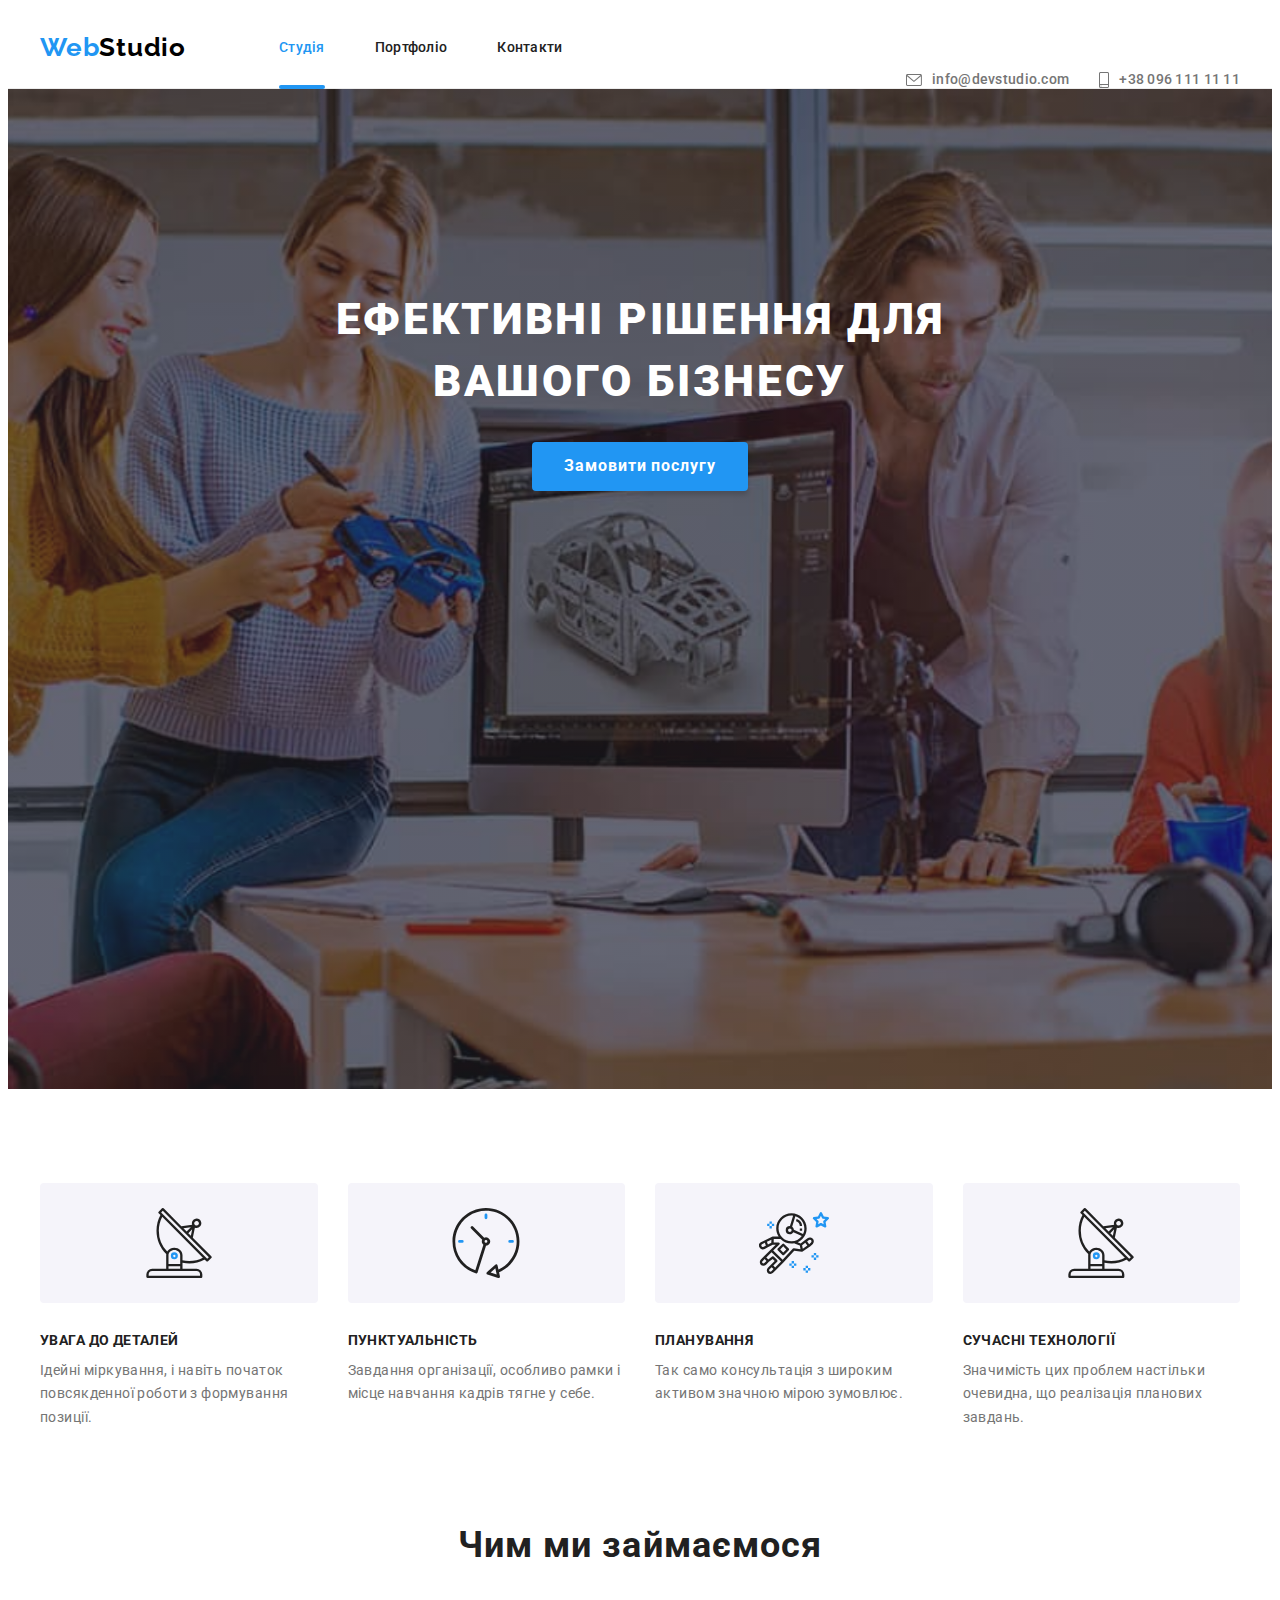
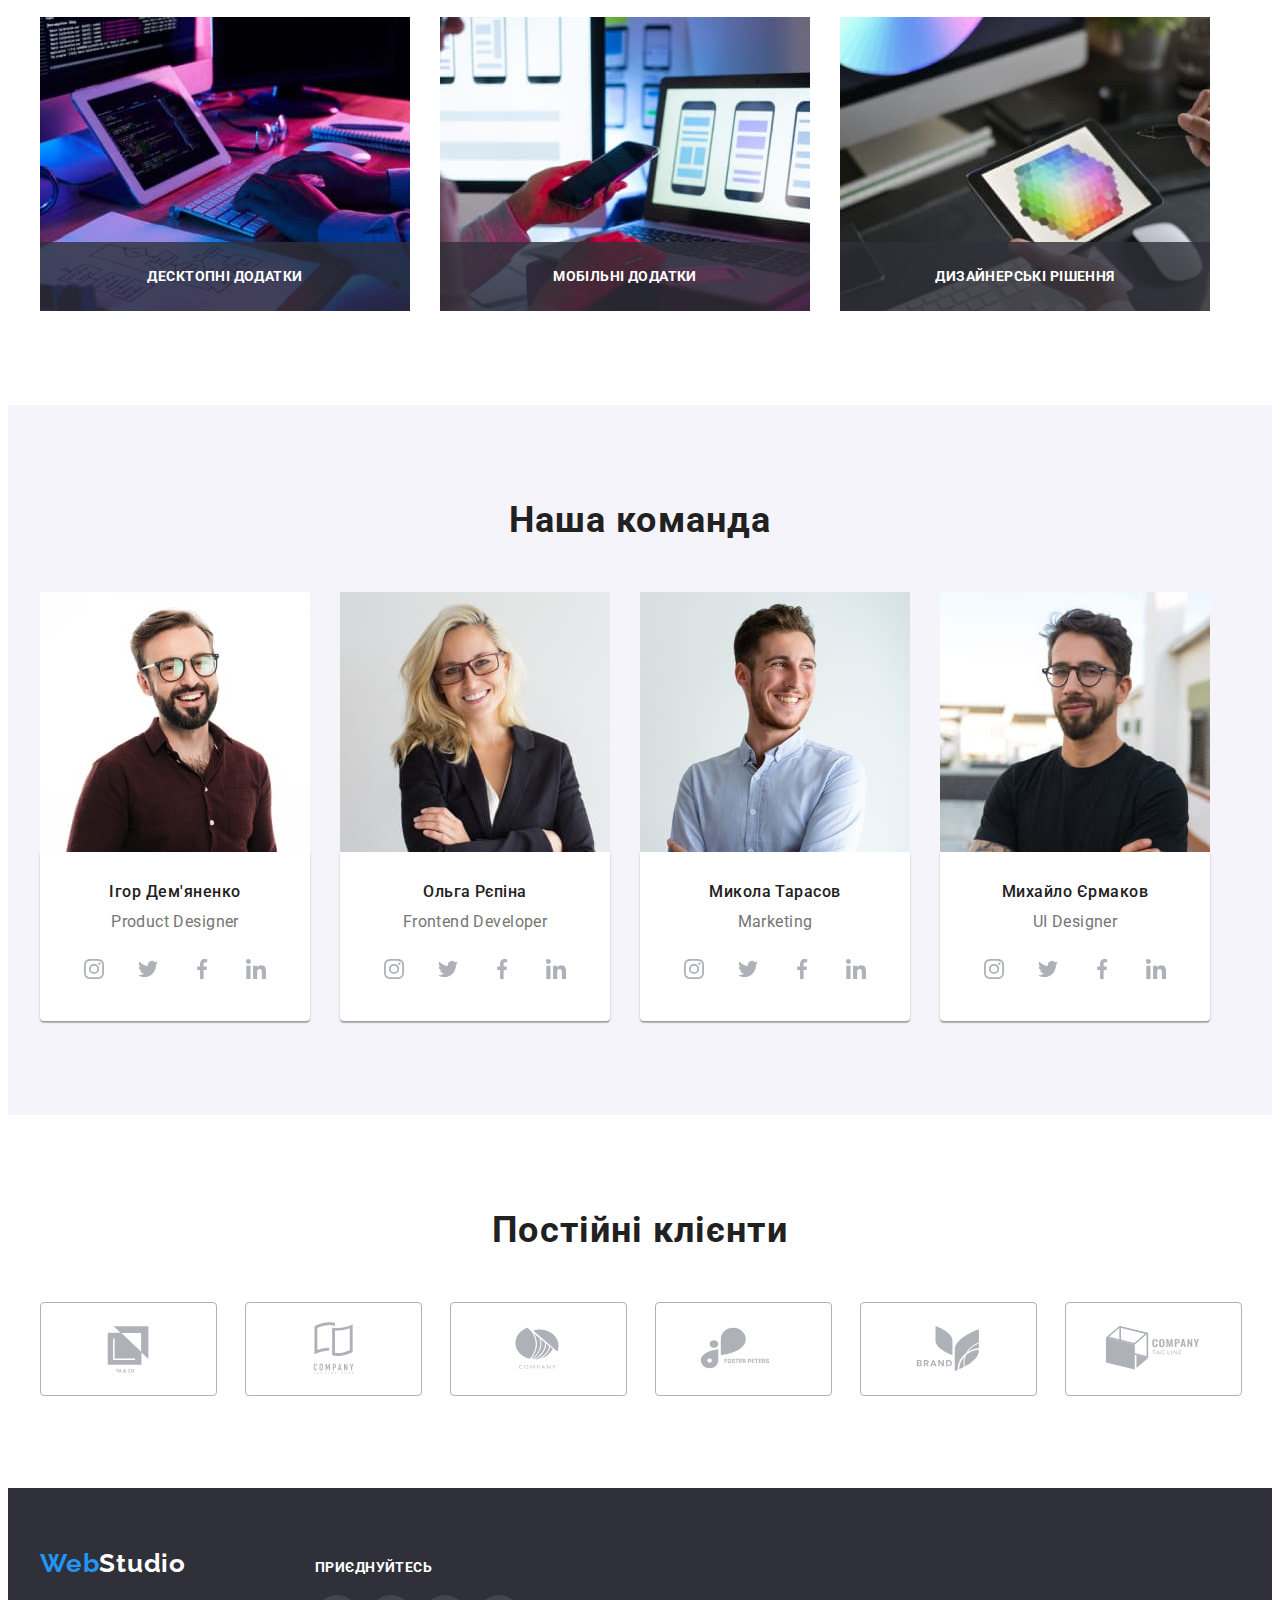
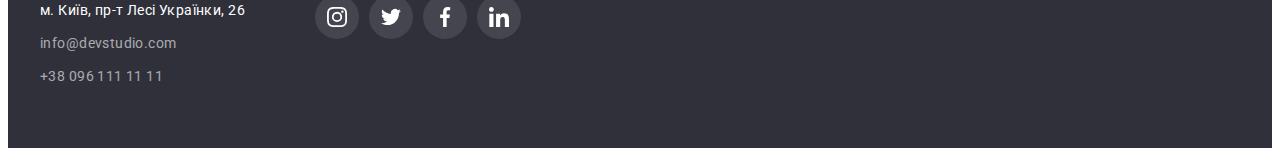
<file: index.html>
<!DOCTYPE html>
<html lang="uk">
  <head>
    <meta charset="UTF-8" />
    <meta http-equiv="X-UA-Compatible" content="IE=edge" />
    <meta name="viewport" content="width=device-width, initial-scale=1.0" />
    <title lang="en">WebStudio</title>
    <link rel="preconnect" href="https://fonts.googleapis.com" />
    <link rel="preconnect" href="https://fonts.gstatic.com" crossorigin />

    <link
      href="https://fonts.googleapis.com/css2?family=Raleway:wght@700&family=Roboto:wght@400;500;700;900&display=swap"
      rel="stylesheet"
    />
    <link
      rel="stylesheet"
      href="https://cdnjs.cloudflare.com/ajax/libs/modern-normalize/1.1.0/modern-normalize.min.css"
      integrity="sha512-wpPYUAdjBVSE4KJnH1VR1HeZfpl1ub8YT/NKx4PuQ5NmX2tKuGu6U/JRp5y+Y8XG2tV+wKQpNHVUX03MfMFn9Q=="
      crossorigin="anonymous"
      referrerpolicy="no-referrer"
    />
    <link rel="stylesheet" href="./css/styles.css" />
  </head>
  <body>
    <header class="header">
      <div class="container main-nav">
        <nav class="main-nav">
          <a href="./index.html" lang="en" class="logo"
            >Web<span class="logo-studio">Studio</span>
          </a>
          <ul class="site-nav list">
            <li class="item">
              <a class="link-nav current" href="./index.html">Студія</a>
            </li>
            <li class="item"><a class="link-nav" href="./portfolio.html">Портфоліо</a></li>
            <li class="item"><a class="link-nav" href="#">Контакти</a></li>
          </ul>
        </nav>
        <ul class="contacts list">
          <li class="item">
            <a class="link-contact" href="mailto:info@devstudio.com" lang="en"
              ><svg class="contact-icon" width="16" height="12">
                <use href="./imges/icons.svg#icon-envelope"></use>
              </svg>
              info@devstudio.com</a
            >
          </li>
          <li class="item">
            <a class="link-contact" href="tel:380961111111">
              <svg class="contact-icon" width="10" height="16">
                <use href="./imges/icons.svg#icon-smartphone"></use>
              </svg>
              +38 096 111 11 11</a
            >
          </li>
        </ul>
      </div>
    </header>

    <main>
      <section class="hero overlay">
        <div class="hero-content container">
          <h1 class="hero-title">Ефективні рішення для вашого бізнесу</h1>
          <button class="button" type="button" data-modal-open>Замовити послугу</button>
        </div>
      </section>
      <section class="section features">
        <div class="container">
          <h2 class="visually-hidden section-title">Особливості</h2>
          <ul class="features list">
            <li class="item">
              <div class="icon-box">
                <svg width="70" height="70">
                  <use href="./imges/icons.svg#icon-antenna"></use>
                </svg>
              </div>
              <h3 class="features-name">Увага до деталей</h3>
              <p class="features-data">
                Ідейні міркування, і навіть початок повсякденної роботи з формування позиції.
              </p>
            </li>
            <li class="item">
              <div class="icon-box">
                <svg width="70" height="70">
                  <use href="./imges/icons.svg#icon-clock"></use>
                </svg>
              </div>
              <h3 class="features-name">Пунктуальність</h3>
              <p class="features-data">
                Завдання організації, особливо рамки і місце навчання кадрів тягне у себе.
              </p>
            </li>
            <li class="item">
              <div class="icon-box">
                <svg width="70" height="70">
                  <use href="./imges/icons.svg#icon-astronaut"></use>
                </svg>
              </div>
              <h3 class="features-name">Планування</h3>
              <p class="features-data">
                Так само консультація з широким активом значною мірою зумовлює.
              </p>
            </li>
            <li class="item">
              <div class="icon-box">
                <svg width="70" height="70">
                  <use href="./imges/icons.svg#icon-antenna"></use>
                </svg>
              </div>
              <h3 class="features-name">Сучасні технології</h3>
              <p class="features-data">
                Значимість цих проблем настільки очевидна, що реалізація планових завдань.
              </p>
            </li>
          </ul>
        </div>
      </section>

      <section class="section work">
        <div class="container">
          <h2 class="section-title">Чим ми займаємося</h2>
          <ul class="work list">
            <li class="item">
              <div class="work-card">
                <img
                  class="work-imag"
                  src="./imges/box1.jpg"
                  alt="програміст за робочим столом набирає на клавіатурі код"
                  width="370"
                />
                <p class="work-name">десктопні додатки</p>
              </div>
            </li>
            <li class="item">
              <div class="work-card">
                <img
                  class="work-imag"
                  src="./imges/box2.jpg"
                  alt="програміст за робочим столом з смартфоном у руці розробляє мобільний додаток"
                  width="370"
                />
                <p class="work-name">мобільні додатки</p>
              </div>
            </li>
            <li class="item">
              <div class="work-card">
                <img
                  class="work-imag"
                  src="./imges/box3.jpg"
                  alt="дизайнер за робочим столом тримає у руці палітку кольорів"
                  width="370"
                />
                <p class="work-name">дизайнерські рішення</p>
              </div>
            </li>
          </ul>
        </div>
      </section>
      <section class="section team">
        <div class="container">
          <h2 class="section-title">Наша команда</h2>
          <ul class="team list">
            <li class="team-item">
              <img
                src="./imges/designer.jpg"
                alt="Усміхнений бородатий молодий чоловік в окулярах"
                width="270"
              />
              <div class="card">
                <h3 class="team-name">Ігор Дем'яненко</h3>
                <p class="team-data" lang="en">Product Designer</p>
                <ul class="soc list">
                  <li class="soc-item">
                    <a href="#" class="soc-link">
                      <svg class="soc-icon" width="20" height="20">
                        <use href="./imges/icons.svg#icon-instagram"></use>
                      </svg>
                    </a>
                  </li>
                  <li class="soc-item">
                    <a href="#" class="soc-link">
                      <svg class="soc-icon" width="20" height="20">
                        <use href="./imges/icons.svg#icon-twitter"></use>
                      </svg>
                    </a>
                  </li>
                  <li class="soc-item">
                    <a href="#" class="soc-link">
                      <svg class="soc-icon" width="20" height="20">
                        <use href="./imges/icons.svg#icon-facebook"></use>
                      </svg>
                    </a>
                  </li>
                  <li class="soc-item">
                    <a href="#" class="soc-link">
                      <svg class="soc-icon" width="20" height="20">
                        <use href="./imges/icons.svg#icon-linkedin"></use>
                      </svg>
                    </a>
                  </li>
                </ul>
              </div>
            </li>
            <li class="team-item">
              <img
                src="./imges/developer.jpg"
                alt="Усміхнена молода жінка в окулярах"
                width="270"
              />
              <div class="card">
                <h3 class="team-name">Ольга Рєпіна</h3>
                <p class="team-data" lang="en">Frontend Developer</p>
                <ul class="soc list">
                  <li class="soc-item">
                    <a href="#" class="soc-link">
                      <svg class="soc-icon" width="20" height="20">
                        <use href="./imges/icons.svg#icon-instagram"></use>
                      </svg>
                    </a>
                  </li>
                  <li class="soc-item">
                    <a href="#" class="soc-link">
                      <svg class="soc-icon" width="20" height="20">
                        <use href="./imges/icons.svg#icon-twitter"></use>
                      </svg>
                    </a>
                  </li>
                  <li class="soc-item">
                    <a href="#" class="soc-link">
                      <svg class="soc-icon" width="20" height="20">
                        <use href="./imges/icons.svg#icon-facebook"></use>
                      </svg>
                    </a>
                  </li>
                  <li class="soc-item">
                    <a href="#" class="soc-link">
                      <svg class="soc-icon" width="20" height="20">
                        <use href="./imges/icons.svg#icon-linkedin"></use>
                      </svg>
                    </a>
                  </li>
                </ul>
              </div>
            </li>
            <li class="team-item">
              <img src="./imges/marketing.jpg" alt="Усміхнений молодий чоловік" width="270" />
              <div class="card">
                <h3 class="team-name">Микола Тарасов</h3>
                <p class="team-data" lang="en">Marketing</p>
                <ul class="soc list">
                  <li class="soc-item">
                    <a href="#" class="soc-link">
                      <svg class="soc-icon" width="20" height="20">
                        <use href="./imges/icons.svg#icon-instagram"></use>
                      </svg>
                    </a>
                  </li>
                  <li class="soc-item">
                    <a href="#" class="soc-link">
                      <svg class="soc-icon" width="20" height="20">
                        <use href="./imges/icons.svg#icon-twitter"></use>
                      </svg>
                    </a>
                  </li>
                  <li class="soc-item">
                    <a href="#" class="soc-link">
                      <svg class="soc-icon" width="20" height="20">
                        <use href="./imges/icons.svg#icon-facebook"></use>
                      </svg>
                    </a>
                  </li>
                  <li class="soc-item">
                    <a href="#" class="soc-link">
                      <svg class="soc-icon" width="20" height="20">
                        <use href="./imges/icons.svg#icon-linkedin"></use>
                      </svg>
                    </a>
                  </li>
                </ul>
              </div>
            </li>
            <li class="team-item">
              <img
                src="./imges/uidesigner.jpg"
                alt="Усміхнений бородатий молодий чоловік в окулярах"
                width="270"
              />
              <div class="card">
                <h3 class="team-name">Михайло Єрмаков</h3>
                <p class="team-data" lang="en">UI Designer</p>
                <ul class="soc list">
                  <li class="soc-item">
                    <a href="#" class="soc-link">
                      <svg class="soc-icon" width="20" height="20">
                        <use href="./imges/icons.svg#icon-instagram"></use>
                      </svg>
                    </a>
                  </li>
                  <li class="soc-item">
                    <a href="#" class="soc-link">
                      <svg class="soc-icon" width="20" height="20">
                        <use href="./imges/icons.svg#icon-twitter"></use>
                      </svg>
                    </a>
                  </li>
                  <li class="soc-item">
                    <a href="#" class="soc-link">
                      <svg class="soc-icon" width="20" height="20">
                        <use href="./imges/icons.svg#icon-facebook"></use>
                      </svg>
                    </a>
                  </li>
                  <li class="soc-item">
                    <a href="#" class="soc-link">
                      <svg class="soc-icon" width="20" height="20">
                        <use href="./imges/icons.svg#icon-linkedin"></use>
                      </svg>
                    </a>
                  </li>
                </ul>
              </div>
            </li>
          </ul>
        </div>
      </section>
      <section class="section clients">
        <div class="container">
          <h2 class="section-title">Постійні клієнти</h2>
          <ul class="clients list">
            <li class="clients-item">
              <a href="#" class="clients-link">
                <svg class="clients-icon" width="106" height="60">
                  <use href="./imges/icons.svg#icon-yaco"></use>
                </svg>
              </a>
            </li>
            <li class="clients-item">
              <a href="#" class="clients-link">
                <svg class="clients-icon" width="106" height="60">
                  <use href="./imges/icons.svg#icon-taglinehere"></use>
                </svg>
              </a>
            </li>
            <li class="clients-item">
              <a href="#" class="clients-link">
                <svg class="clients-icon" width="106" height="60">
                  <use href="./imges/icons.svg#icon-company"></use>
                </svg>
              </a>
            </li>
            <li class="clients-item">
              <a href="#" class="clients-link">
                <svg class="clients-icon" width="106" height="60">
                  <use href="./imges/icons.svg#icon-foster"></use>
                </svg>
              </a>
            </li>
            <li class="clients-item">
              <a href="#" class="clients-link">
                <svg class="clients-icon" width="106" height="60">
                  <use href="./imges/icons.svg#icon-brand"></use>
                </svg>
              </a>
            </li>
            <li class="clients-item">
              <a href="#" class="clients-link">
                <svg class="clients-icon" width="106" height="60">
                  <use href="./imges/icons.svg#icon-tagline"></use>
                </svg>
              </a>
            </li>
          </ul>
        </div>
      </section>
    </main>
    <footer class="footer">
      <div class="container footer-content">
        <div class="footer-information">
          <a href="./index.html" lang="en" class="logo"
            >Web<span class="logo-studio footer">Studio</span>
          </a>
          <address class="adress">
            <div class="adress-list">
              <ul class="list adress">
                <li class="list-adress-item">
                  <a
                    class="map"
                    href="https://maps.app.goo.gl/bk3m361bPa9UG51q8?g_st=iv"
                    target="_blank"
                    rel="noopener noreferrer nofollow"
                    >м. Київ, пр-т Лесі Українки, 26
                  </a>
                </li>
                <li class="list-adress-item">
                  <a class="link-contact footer" href="mailto:info@devstudio.com" lang="en"
                    >info@devstudio.com</a
                  >
                </li>
                <li class="list-adress-item">
                  <a class="link-contact footer" href="tel:380961111111">+38 096 111 11 11</a>
                </li>
              </ul>
            </div>
          </address>
        </div>
        <div class="social-networks">
          <h4 class="soc-title">приєднуйтесь</h4>
          <ul class="soc list">
            <li class="soc-item">
              <a href="#" class="soc-link network">
                <svg class="soc-icon" width="20" height="20">
                  <use href="./imges/icons.svg#icon-instagram"></use>
                </svg>
              </a>
            </li>
            <li class="soc-item">
              <a href="#" class="soc-link network">
                <svg class="soc-icon" width="20" height="20">
                  <use href="./imges/icons.svg#icon-twitter"></use>
                </svg>
              </a>
            </li>
            <li class="soc-item">
              <a href="#" class="soc-link network">
                <svg class="soc-icon" width="20" height="20">
                  <use href="./imges/icons.svg#icon-facebook"></use>
                </svg>
              </a>
            </li>
            <li class="soc-item">
              <a href="#" class="soc-link network">
                <svg class="soc-icon" width="20" height="20">
                  <use href="./imges/icons.svg#icon-linkedin"></use>
                </svg>
              </a>
            </li>
          </ul>
        </div>
      </div>
    </footer>
    <div class="beckdrop is-hidden" data-modal>
      <div class="modal">
        <button type="button" class="button-modal" data-modal-close>
          <svg class="modal-icon" width="18" height="18">
            <use href="./imges/icons.svg#icon-close"></use>
          </svg>
        </button>
      </div>
    </div>
    <script src="./js/modal.js"></script>
  </body>
</html>
</file>
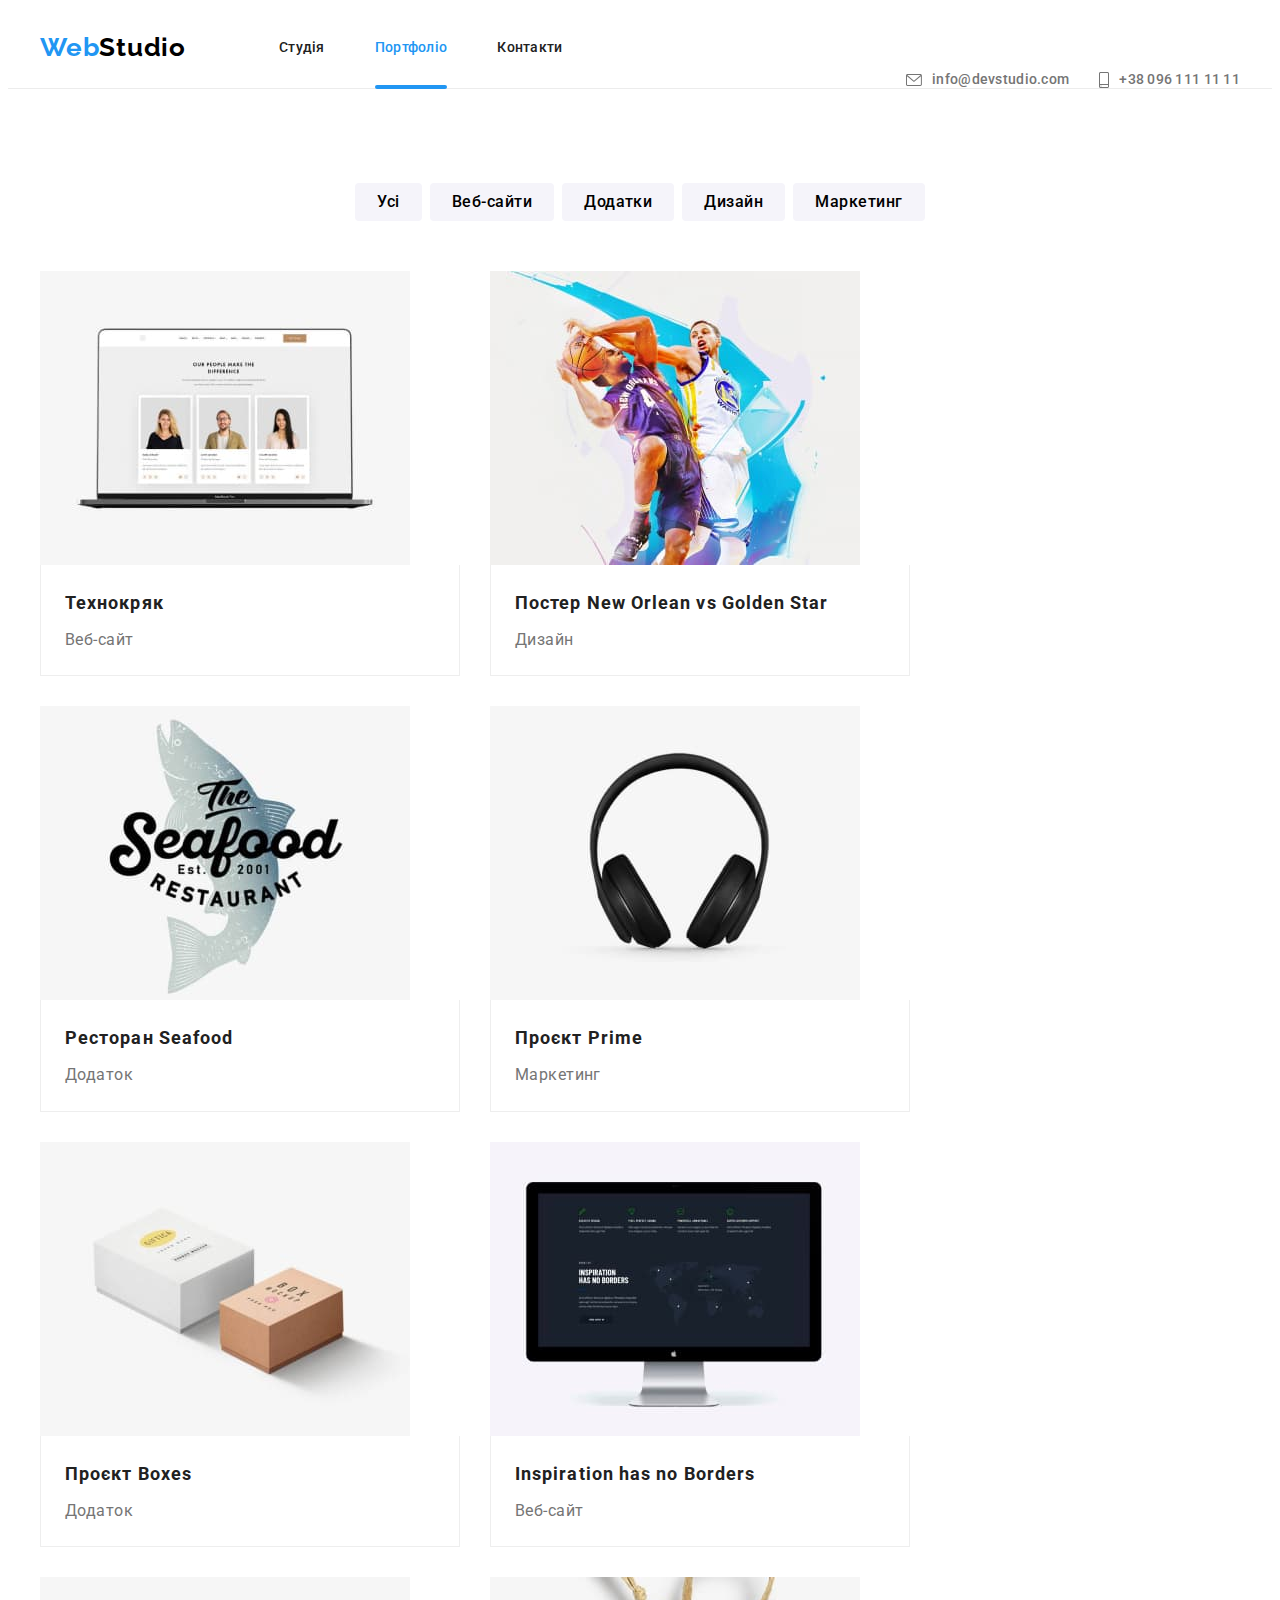
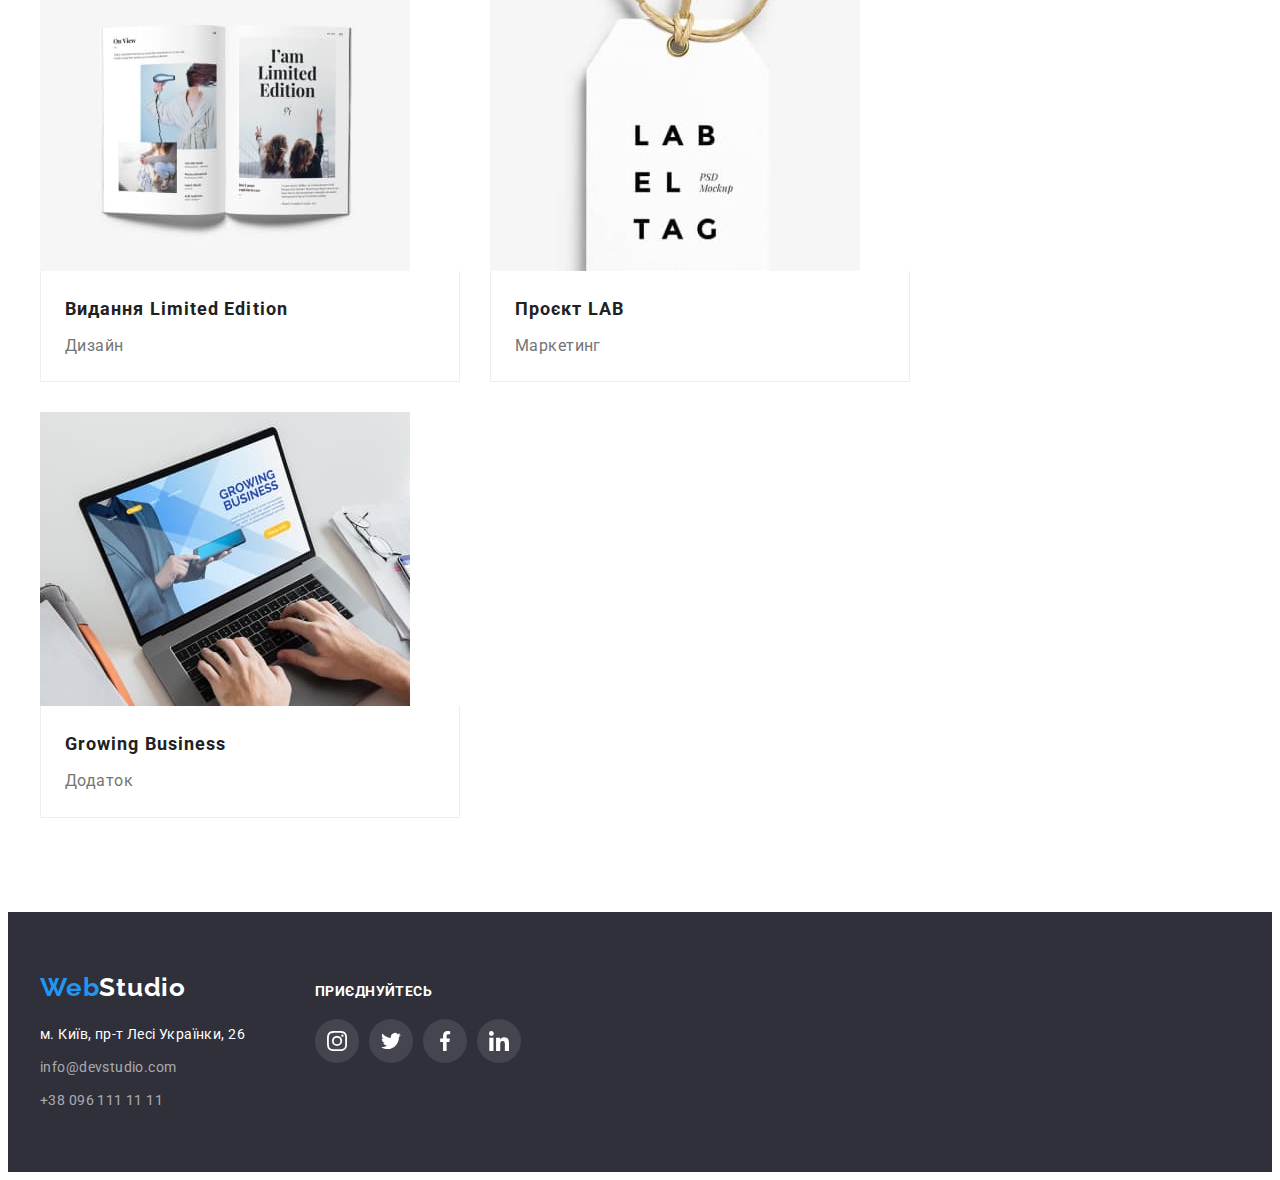
<file: portfolio.html>
<!DOCTYPE html>
<html lang="en">
  <head>
    <meta charset="UTF-8" />
    <meta http-equiv="X-UA-Compatible" content="IE=edge" />
    <meta name="viewport" content="width=device-width, initial-scale=1.0" />
    <title lang="en">Portfolio</title>
    <link rel="preconnect" href="https://fonts.googleapis.com" />
    <link rel="preconnect" href="https://fonts.gstatic.com" crossorigin />

    <link
      href="https://fonts.googleapis.com/css2?family=Raleway:wght@700&family=Roboto:wght@400;500;700;900&display=swap"
      rel="stylesheet"
    />
    <link
      rel="stylesheet"
      href="https://cdnjs.cloudflare.com/ajax/libs/modern-normalize/1.1.0/modern-normalize.min.css"
      integrity="sha512-wpPYUAdjBVSE4KJnH1VR1HeZfpl1ub8YT/NKx4PuQ5NmX2tKuGu6U/JRp5y+Y8XG2tV+wKQpNHVUX03MfMFn9Q=="
      crossorigin="anonymous"
      referrerpolicy="no-referrer"
    />
    <link rel="stylesheet" href="./css/styles.css" />
  </head>
  <body>
    <header class="header">
      <div class="container main-nav">
        <nav class="main-nav">
          <a href="./index.html" lang="en" class="logo"
            >Web<span class="logo-studio">Studio</span>
          </a>
          <ul class="site-nav list">
            <li class="item">
              <a class="link-nav" href="./index.html">Студія</a>
            </li>
            <li class="item"><a class="link-nav current" href="./portfolio.html">Портфоліо</a></li>
            <li class="item"><a class="link-nav" href="#">Контакти</a></li>
          </ul>
        </nav>
        <ul class="contacts list">
          <li class="item">
            <a class="link-contact" href="mailto:info@devstudio.com" lang="en"
              ><svg class="contact-icon" width="16" height="12">
                <use href="./imges/icons.svg#icon-envelope"></use>
              </svg>
              info@devstudio.com</a
            >
          </li>
          <li class="item">
            <a class="link-contact" href="tel:380961111111">
              <svg class="contact-icon" width="10" height="16">
                <use href="./imges/icons.svg#icon-smartphone"></use>
              </svg>
              +38 096 111 11 11</a
            >
          </li>
        </ul>
      </div>
    </header>
    <main>
      <section class="section-portfolio">
        <div class="container">
          <h1 class="visually-hidden">Портфоліо</h1>
          <div class="portfolio-nav">
            <ul class="nav list">
              <li class="item"><button class="button-nav" type="button">Усі</button></li>
              <li class="item"><button class="button-nav" type="button">Веб-сайти</button></li>
              <li class="item"><button class="button-nav" type="button">Додатки</button></li>
              <li class="item"><button class="button-nav" type="button">Дизайн</button></li>
              <li class="item"><button class="button-nav" type="button">Маркетинг</button></li>
            </ul>
          </div>
          <div class="portfolio-examples">
            <ul class="portfolio list">
              <li class="portfolio-item">
                <a href="#" class="portfolio-link">
                  <div class="portfolio-content">
                    <img
                      src="./imges/hechnokriak.jpg"
                      alt="Екран лептопу з профілями людей"
                      width="370"
                    />
                    <div class="portfolio-overley">
                      <p class="portfolio-text">
                        Ресурс пропонує комплексні пропозиції з різним рівнем функціоналу та
                        сервісів. Все це дозволить відвідувачу отримати вичерпні відомості про
                        компанію чи приватну особу.
                      </p>
                    </div>
                  </div>

                  <div class="portfolio-card">
                    <h2 class="portfolio-title">Технокряк</h2>
                    <p class="portfolio-data">Веб-сайт</p>
                  </div>
                </a>
              </li>
              <li class="portfolio-item">
                <a href="#" class="portfolio-link">
                  <div class="portfolio-content">
                    <img src="./imges/poster.jpg" alt="Двоє баскетболістів з м'ячем" width="370" />
                    <div class="portfolio-overley">
                      <p class="portfolio-text">
                        Ресурс пропонує комплексні пропозиції з різним рівнем функціоналу та
                        сервісів. Все це дозволить відвідувачу отримати вичерпні відомості про
                        компанію чи приватну особу.
                      </p>
                    </div>
                  </div>
                  <div class="portfolio-card">
                    <h2 class="portfolio-title">
                      Постер <span lang="en">New Orlean vs Golden Star</span>
                    </h2>
                    <p class="portfolio-data">Дизайн</p>
                  </div>
                </a>
              </li>
              <li class="portfolio-item">
                <a href="#" class="portfolio-link">
                  <div class="portfolio-content">
                    <img src="./imges/restauran.jpg" alt="логотип рибного ресторану" width="370" />
                    <div class="portfolio-overley">
                      <p class="portfolio-text">
                        Ресурс пропонує комплексні пропозиції з різним рівнем функціоналу та
                        сервісів. Все це дозволить відвідувачу отримати вичерпні відомості про
                        компанію чи приватну особу.
                      </p>
                    </div>
                  </div>
                  <div class="portfolio-card">
                    <h2 class="portfolio-title">Ресторан <span lang="en">Seafood</span></h2>
                    <p class="portfolio-data">Додаток</p>
                  </div>
                </a>
              </li>
              <li class="portfolio-item">
                <a href="#" class="portfolio-link">
                  <div class="portfolio-content">
                    <img src="./imges/prime.jpg" alt="Навушники" width="370" />
                    <div class="portfolio-overley">
                      <p class="portfolio-text">
                        Ресурс пропонує комплексні пропозиції з різним рівнем функціоналу та
                        сервісів. Все це дозволить відвідувачу отримати вичерпні відомості про
                        компанію чи приватну особу.
                      </p>
                    </div>
                  </div>
                  <div class="portfolio-card">
                    <h2 class="portfolio-title">Проєкт <span lang="en">Prime</span></h2>
                    <p class="portfolio-data">Маркетинг</p>
                  </div>
                </a>
              </li>
              <li class="portfolio-item">
                <a href="#" class="portfolio-link">
                  <div class="portfolio-content">
                    <img
                      src="./imges/boxes.jpg"
                      alt="Два бруски білого та коричневого кольору"
                      width="370"
                    />
                    <div class="portfolio-overley">
                      <p class="portfolio-text">
                        Ресурс пропонує комплексні пропозиції з різним рівнем функціоналу та
                        сервісів. Все це дозволить відвідувачу отримати вичерпні відомості про
                        компанію чи приватну особу.
                      </p>
                    </div>
                  </div>
                  <div class="portfolio-card">
                    <h2 class="portfolio-title">Проєкт <span lang="en">Boxes</span></h2>
                    <p class="portfolio-data">Додаток</p>
                  </div>
                </a>
              </li>
              <li class="portfolio-item">
                <a href="#" class="portfolio-link">
                  <div class="portfolio-content">
                    <img
                      src="./imges/inspiration.jpg"
                      alt="Комп'ютер з відкритим сайтом"
                      width="370"
                    />
                    <div class="portfolio-overley">
                      <p class="portfolio-text">
                        Ресурс пропонує комплексні пропозиції з різним рівнем функціоналу та
                        сервісів. Все це дозволить відвідувачу отримати вичерпні відомості про
                        компанію чи приватну особу.
                      </p>
                    </div>
                  </div>
                  <div class="portfolio-card">
                    <h2 class="portfolio-title" lang="en">Inspiration has no Borders</h2>
                    <p class="portfolio-data">Веб-сайт</p>
                  </div>
                </a>
              </li>
              <li class="portfolio-item">
                <a href="#" class="portfolio-link">
                  <div class="portfolio-content">
                    <img
                      src="./imges/limitededition.jpg"
                      alt="Відкрита книга з фото-рекламою"
                      width="370"
                    />
                    <div class="portfolio-overley">
                      <p class="portfolio-text">
                        Ресурс пропонує комплексні пропозиції з різним рівнем функціоналу та
                        сервісів. Все це дозволить відвідувачу отримати вичерпні відомості про
                        компанію чи приватну особу.
                      </p>
                    </div>
                  </div>
                  <div class="portfolio-card">
                    <h2 class="portfolio-title">Видання <span lang="en">Limited Edition</span></h2>
                    <p class="portfolio-data">Дизайн</p>
                  </div>
                </a>
              </li>
              <li class="portfolio-item">
                <a href="#" class="portfolio-link">
                  <div class="portfolio-content">
                    <img src="./imges/lab.jpg" alt="Біла бірка з чорним написом" width="370" />
                    <div class="portfolio-overley">
                      <p class="portfolio-text">
                        Ресурс пропонує комплексні пропозиції з різним рівнем функціоналу та
                        сервісів. Все це дозволить відвідувачу отримати вичерпні відомості про
                        компанію чи приватну особу.
                      </p>
                    </div>
                  </div>
                  <div class="portfolio-card">
                    <h2 class="portfolio-title">Проєкт <span lang="en">LAB</span></h2>
                    <p class="portfolio-data">Маркетинг</p>
                  </div>
                </a>
              </li>
              <li class="portfolio-item">
                <a href="#" class="portfolio-link">
                  <div class="portfolio-content">
                    <img
                      src="./imges/business.jpg"
                      alt="За робочим столом людина друкує"
                      width="370"
                    />
                    <div class="portfolio-overley">
                      <p class="portfolio-text">
                        Ресурс пропонує комплексні пропозиції з різним рівнем функціоналу та
                        сервісів. Все це дозволить відвідувачу отримати вичерпні відомості про
                        компанію чи приватну особу.
                      </p>
                    </div>
                  </div>
                  <div class="portfolio-card">
                    <h2 class="portfolio-title" lang="en">Growing Business</h2>
                    <p class="portfolio-data">Додаток</p>
                  </div>
                </a>
              </li>
            </ul>
          </div>
        </div>
      </section>
    </main>
    <footer class="footer">
      <div class="container footer-content">
        <div class="footer-information">
          <a href="./index.html" lang="en" class="logo"
            >Web<span class="logo-studio footer">Studio</span>
          </a>
          <address class="adress">
            <div class="adress-list">
              <ul class="list adress">
                <li class="list-adress-item">
                  <a
                    class="map"
                    href="https://maps.app.goo.gl/bk3m361bPa9UG51q8?g_st=iv"
                    target="_blank"
                    rel="noopener noreferrer nofollow"
                    >м. Київ, пр-т Лесі Українки, 26
                  </a>
                </li>
                <li class="list-adress-item">
                  <a class="link-contact footer" href="mailto:info@devstudio.com" lang="en"
                    >info@devstudio.com</a
                  >
                </li>
                <li class="list-adress-item">
                  <a class="link-contact footer" href="tel:380961111111">+38 096 111 11 11</a>
                </li>
              </ul>
            </div>
          </address>
        </div>
        <div class="social-networks">
          <h4 class="soc-title">приєднуйтесь</h4>
          <ul class="soc list">
            <li class="soc-item">
              <a href="#" class="soc-link network">
                <svg class="soc-icon" width="20" height="20">
                  <use href="./imges/icons.svg#icon-instagram"></use>
                </svg>
              </a>
            </li>
            <li class="soc-item">
              <a href="#" class="soc-link network">
                <svg class="soc-icon" width="20" height="20">
                  <use href="./imges/icons.svg#icon-twitter"></use>
                </svg>
              </a>
            </li>
            <li class="soc-item">
              <a href="#" class="soc-link network">
                <svg class="soc-icon" width="20" height="20">
                  <use href="./imges/icons.svg#icon-facebook"></use>
                </svg>
              </a>
            </li>
            <li class="soc-item">
              <a href="#" class="soc-link network">
                <svg class="soc-icon" width="20" height="20">
                  <use href="./imges/icons.svg#icon-linkedin"></use>
                </svg>
              </a>
            </li>
          </ul>
        </div>
      </div>
    </footer>
  </body>
</html>
</file>
<file: css/styles.css>
:root {
    --color-primary:#757575;
    --color-secondary:#212121;
    --color-accent: #2196F3;
    --color-button: #188CE8;
    --color-brand:#FFFFFF;
    --color-logo-accent: #000000;
    --color-brand-secondary:rgba(255, 255, 255, 0.6);
    --color-bgd-dark:#2F303A;
    --color-bgd-light: #F5F4FA;
  
    --color-solid-portfolio: #EEEEEE;
    --color-solid-header: #ECECEC;
    --color--icon-primary: #AFB1B8;

}
a {text-decoration: none;}

.list {
    list-style: none;
    padding: 0;
    margin: 0;
}
body {
    color: var(--color-primary);
    font-family: Roboto, sans-serif;
    font-style: normal;
    font-weight: 400;
    font-size: 14px;
    letter-spacing: 0.03em;
    
}

.container {
    width: 1200px;
    padding-left: 15px;
    padding-right: 15px;
    margin-left: auto;
    margin-right: auto;

}
/* header */

header {
        background-color: var(--color-brand);
        font-weight: 500;
        line-height: 1.14;
        letter-spacing: 0.02em;
        border-bottom: 1px solid var(--color-solid-header);
}
.main-nav {
    display: flex;
    align-items: center;
}

.logo {
    color: var(--color-accent);
    font-family: raleway, sans-serif;
    font-weight: 700;
    font-size: 26px;
    line-height: 1.2;
    letter-spacing: 0.03em;

    padding-top: 24px;
    padding-bottom: 25px;
}

.logo:hover,
.logo:focus {
    color: var(--color-accent)
}
.logo-studio {
    color:var(--color-logo-accent);
}

.link-nav:hover, 
.link-nav:focus { color: var(--color-accent);
}
.link-nav.current { 
    position: relative;
    color: var(--color-accent);
    
}

.link-nav.current::after {
    position: absolute;
    bottom: -1px;

    display: block;
    content: '';
    background-color: currentColor;
    border-radius: 2px;
    width: 100%;
    height: 4px;
}

.link-nav {
    color:var(--color-secondary);
    transition: color 250ms cubic-bezier(0.4, 0, 0.2, 1);
}

.link-contact:hover,
.link-contact:focus {
    color: var(--color-accent)
}
.link-contact {
    color: var(--color-primary);
    width: 100%;
    height: 100%;
    transition: color 250ms cubic-bezier(0.4, 0, 0.2, 1);

}
.contact-icon {
    margin-right: 10px;
    fill: currentColor;
}

.site-nav {
    display: flex;
    margin-left: 93px;
}

.site-nav .item:not(:last-child) {
    margin-right: 50px;
}
.site-nav .link-nav {
    display: block;
    padding-top: 32px;
    padding-bottom: 32px;
}
.contacts {
    display: flex;
    margin-left: auto;

}
.contacts .item + .item {
    margin-left: 30px;
}
.contacts .link-contact {
    display: flex;
    padding-top: 32px;
    padding-bottom: 32px;
    align-items: center;

}

/* main */


.section {
    padding-top: 94px;
    background-color: var(--color-brand)
}

.section.team,
.section.work, 
.section.clients {
    padding-bottom: 94px;
}
/* section hero */
.overlay {
    max-width: 1600px;
    height: 600px;
    margin-left: auto;
    margin-right: auto;
    background-image: linear-gradient( to right, 
    rgba(47, 48, 58, 0.4), 
    rgba(47, 48, 58, 0.4) ), 
    url("../imges/hero.jpg");
    background-repeat: no-repeat;
    background-position: center;
    background-size: cover;

}


.hero {color: var(--color-brand);
background-color: var(--color-bgd-dark);
text-align: center;
padding-top: 200px;
padding-bottom: 200px;

}

.hero-content {
    width: 696px;
}


.hero-title {
    font-weight: 900;
    font-size: 44px;
    line-height: 1.4;
    letter-spacing: 0.06em;
    text-transform: uppercase;

    margin-bottom: 30px;
    margin-top: 0;
}

.button {
    color: var(--color-brand);
    background-color: var(--color-accent);
    font-family: inherit;
    font-style: normal;
    font-weight: 700;
    font-size: 16px;
    line-height: 1.8;
    letter-spacing: 0.06em;
    cursor: pointer;
    box-shadow: 0px 4px 4px rgba(0, 0, 0, 0.15);

    padding: 10px 32px;
    border-radius: 4px;
    min-width: 216px;
    border: none;
    transition: background-color 250ms cubic-bezier(0.4, 0, 0.2, 1);
    
}

.button:hover,
.button:focus {background-color: var(--color-button);
}


/*sections*/

h2, h3 {
    color: var(--color-secondary);
    letter-spacing: 0.03em;

}
.section-title {
    font-weight: 700;
        font-size: 36px;
        line-height: 1.2;
        text-align: center;
        margin-top: 0;
        margin-bottom: 50px;          
}
img {
    display: block;
    max-width: 100%;
    height: auto;
}

/*section features  */

.features {
    display: flex;
}
.features .item {
    width: calc((100% - 90px) / 4);
    margin-right: 30px;

}

.features .item:last-child {
    margin-right: 0;
}

.icon-box {
    width: 100%;
    height: 120px;
    display: flex;
    align-items: center;
    justify-content: center;
    background-color: var(--color-bgd-light);
    margin-bottom: 30px;
    border-radius: 4px;

}

.features-name { 
        font-weight: 700;
        line-height: 1.1;
        text-transform: uppercase;
        font-size: 14px;
        margin-top: 0;
        margin-bottom: 10px;
}

.features-data {
        line-height: 1.7;
        margin-top: 0;
        margin-bottom: 0;}
   


.visually-hidden {
position: absolute;
    white-space: nowrap;
    width: 1px;
    height: 1px;
    overflow: hidden;
    border: 0;
    padding: 0;
    clip: rect(0 0 0 0);
    clip-path: inset(50%);
    margin: -1px;
}

/* section work */
.work {
    display: flex;
}
.work .item {
    margin-right: 30px;
}
.work .item:last-child {
    margin-right: 0;
}

.work-card {
    position: relative;
    display: flex;
    justify-content: center;
}



.work-name {
position: absolute;
bottom: 0;
margin: 0;

width: 100%;
font-weight: 700;
line-height: 1.1;
text-align: center;
text-transform: uppercase;
color: var(--color-brand);
background-color: rgba(47, 48, 58, 0.8);
padding-top: 27px;
padding-bottom: 27px;
}

/*section team*/

.section.team {
    background-color: var(--color-bgd-light);
}
.team {
    display: flex;
}
.team .team-item {
    margin-right: 30px;
}
.team .team-item:last-child{
    margin-right: 0;
}

.team-item {
    background-color: var(--color-brand);
   
}
.team-name {
    font-weight: 500;
    font-size: 16px;
    line-height: 1.2;
    margin-top: 0;
    margin-bottom: 10px;

}
.team-data {
    font-size: 16px;
    line-height: 1.2;
    margin-top: 0;
    margin-bottom: 16px;
    }

.card {
    padding-top: 30px;
    padding-bottom: 30px;
    width: 270px;
    text-align: center;
    box-shadow: 0px 1px 3px rgba(0, 0, 0, 0.12), 0px 1px 1px rgba(0, 0, 0, 0.14), 0px 2px 1px rgba(0, 0, 0, 0.2);
    border-radius: 0px 0px 4px 4px;
}

.soc.list {
    display: flex;
    justify-content: center;
    gap: 10px;
}

.soc-link,
.soc-link.network {
width: 100%;
height: 100%;
display: flex;
align-items: center;
justify-content: center;
background-color:var(--color-brand);
border-radius: 50%;
color: var(--color--icon-primary);
transition: color 250ms cubic-bezier(0.4, 0, 0.2, 1),
background-color 250ms cubic-bezier(0.4, 0, 0.2, 1);
}
.soc-link:hover,
.soc-link:focus,
.soc-link.network:hover,
.soc-link.network:focus {
    background-color: var(--color-accent);
    color: var(--color-brand);
}

.soc-icon {
    fill: currentColor;
}

.soc-item {
    width: 44px;
    height: 44px;
}


/* section clients */

.clients.list {
display: flex;
gap: 30px;
justify-content: center;
}
.clients-item {
    width: calc((100% - 150px) / 6);
    height: 92px;
    
}
.clients-link {
    width: 100%;
    height: 100%;
    display: flex;
    align-items: center;
    justify-content: center;
    background-color: var(--color-brand);
    border: 1px solid var(--color--icon-primary);
    color: var(--color--icon-primary);
    border-radius: 4px;
    transition: color 250ms cubic-bezier(0.4, 0, 0.2, 1),
            border-color 250ms cubic-bezier(0.4, 0, 0.2, 1);
    
}
.clients-link:hover,
.clients-link:focus {
    border-color: var(--color-accent);
    color: var(--color-accent);
}

.clients-icon {
    fill:currentColor; 
}


/* footer*/

.footer-content .logo {
   display: block;
   margin-bottom: 20px;
   padding-top: 0;
   padding-bottom: 0;
}

.footer {
    background-color: var(--color-bgd-dark);
    padding-bottom: 60px;
    padding-top: 60px;
}


.logo-studio.footer {
    color: var(--color-brand);
     padding-top: 0;
    padding-bottom: 0;
}
.adress {
    font-style: normal;
    line-height: 1.7;
}


.list-adress-item { 
     margin-bottom: 9px;
 }

 .list-adress-item:last-child {
     margin-bottom: 0;
 }

.map {
    color: var(--color-brand);
    transition: color 250ms cubic-bezier(0.4, 0, 0.2, 1);
}
.map:hover,
.map:focus {
color: var(--color-accent);
}
.link-contact.footer {
    color: var(--color-brand-secondary);
    padding-top: 0;
    padding-bottom: 0;
    transition: color 250ms cubic-bezier(0.4, 0, 0.2, 1);
    
}
.link-contact.footer:hover,
.link-contact.footer:focus {
      color: var(--color-accent);
}


h4 {
    font-weight: 700;
    line-height: 1.1;
    text-transform: uppercase;
    color: var(--color-brand);
}    

.soc-title {
margin-top: 0;
margin-bottom: 20px;
}
.footer-content {
display: flex;
align-items: baseline;
}
.social-networks {
    margin-left: 70px;
}
.soc-link.network {
    color: var(--color-brand);
    background-color: rgba(255, 255, 255, 0.1);
}
    
    
/* Portfolio */

.portfolio {
    display: flex;
    flex-wrap: wrap;
    gap: 30px;
}
.section-portfolio {
    padding-top: 94px;
    padding-bottom: 94px;
    background-color: var(--color-brand)
}

.nav {
    display: flex;
    align-items: center;
    justify-content: center;
    
}
.portfolio-nav {
     align-items: center;
     margin-bottom: 50px;
}

.portfolio-item {
background-color: var(--color-brand);
}
.portfolio-link {
    display: block;
    transition: box-shadow 250ms cubic-bezier(0.4, 0, 0.2, 1);
}

.portfolio-link:hover,
.portfolio-link:focus {
    box-shadow: 0px 1px 1px rgba(0, 0, 0, 0.12), 0px 4px 4px rgba(0, 0, 0, 0.06), 1px 4px 6px rgba(0, 0, 0, 0.16);
}

.button-nav {
        padding: 6px 22px;

        font-family: inherit;
        font-style: normal;
        font-weight: 500;
        font-size: 16px;
        line-height: 1.6;
        letter-spacing: 0.03em;
        border-radius: 4px;
        background: var(--color-bgd-light);
        cursor: pointer;
        border: none;
        transition: color 250ms cubic-bezier(0.4, 0, 0.2, 1),
         background-color 250ms cubic-bezier(0.4, 0, 0.2, 1),
         box-shadow 250ms cubic-bezier(0.4, 0, 0.2, 1);
        }

.nav .item {
    margin-right: 8px;
}

.nav .item:last-child {
    margin-right: 0;
}

.button-nav:hover,
.button-nav:focus {
    color: var(--color-brand);
    background-color: var(--color-accent);
    box-shadow: 0px 3px 1px rgba(0, 0, 0, 0.1), 0px 1px 2px rgba(0, 0, 0, 0.08), 0px 2px 2px rgba(0, 0, 0, 0.12);
}
.portfolio-title {
    margin-top: 0;
    margin-bottom: 4px;

font-weight: 700;
font-size: 18px;
line-height: 2;
letter-spacing: 0.06em;
}
.portfolio-data {
        color: var(--color-primary);
        font-size: 16px;
        line-height: 1.9;
        margin: 0 0;
}
.portfolio-card {
    padding: 20px 24px;
    width: 370px;

    border-bottom: 1px solid var(--color-solid-portfolio);
    border-left: 1px solid var(--color-solid-portfolio);
    border-right: 1px solid var(--color-solid-portfolio);
}

.portfolio-content {
    position: relative;
    overflow: hidden;
}


.portfolio-overley {
    position: absolute;
    top: 0;
    left: 0;
    width: 100%;
    height: 100%;
    
    padding: 63px 24px;
    
    font-size: 18px;
    line-height: 1.5;
    color: var(--color-brand);
    background-color: rgba(33, 150, 243, 0.9);

    transform: translateY(100%);
    transition: transform 250ms cubic-bezier(0.4, 0, 0.2, 1);
}

.portfolio-text {
    margin: auto;
}

.portfolio-link:hover .portfolio-overley,
.portfolio-link:focus .portfolio-overley {
 transform: translateY(0);

}

/* modal-window */

.beckdrop {
    position: fixed;
    top: 0;
    left: 0;
    width: 100%;
    height: 100%;
    z-index: 1;
    background-color: rgba(0, 0, 0, 0.2);

    transition: opacity 250ms cubic-bezier(0.4, 0, 0.2, 1), visibility 250ms cubic-bezier(0.4, 0, 0.2, 1), transform 250ms cubic-bezier(0.4, 0, 0.2, 1); 
}

.beckdrop.is-hidden {
    opacity: 0;
    pointer-events: none;
    visibility: hidden;
    transform: scale(0.75);
}

.modal {
position: absolute;
top: 50%;
left: 50%;
transform: translate(-50%, -50%);

width: 528px;
max-height: 581px;
height: 100%;
background-color: var(--color-brand);
box-shadow: 0px 1px 3px rgba(0, 0, 0, 0.12), 0px 1px 1px rgba(0, 0, 0, 0.14), 0px 2px 1px rgba(0, 0, 0, 0.2);
border-radius: 4px;
overflow: auto;


}
.button-modal {
    display: flex;
    align-items: center;
    width: 30px;
    height: 30px;
    justify-content: center;

    background: var(--color-brand);
    border: 1px solid rgba(0, 0, 0, 0.1);
    border-radius: 50%;
    padding: 0;
    margin-left: 490px;
    margin-top: 8px;
    cursor: pointer;
}
</file>
